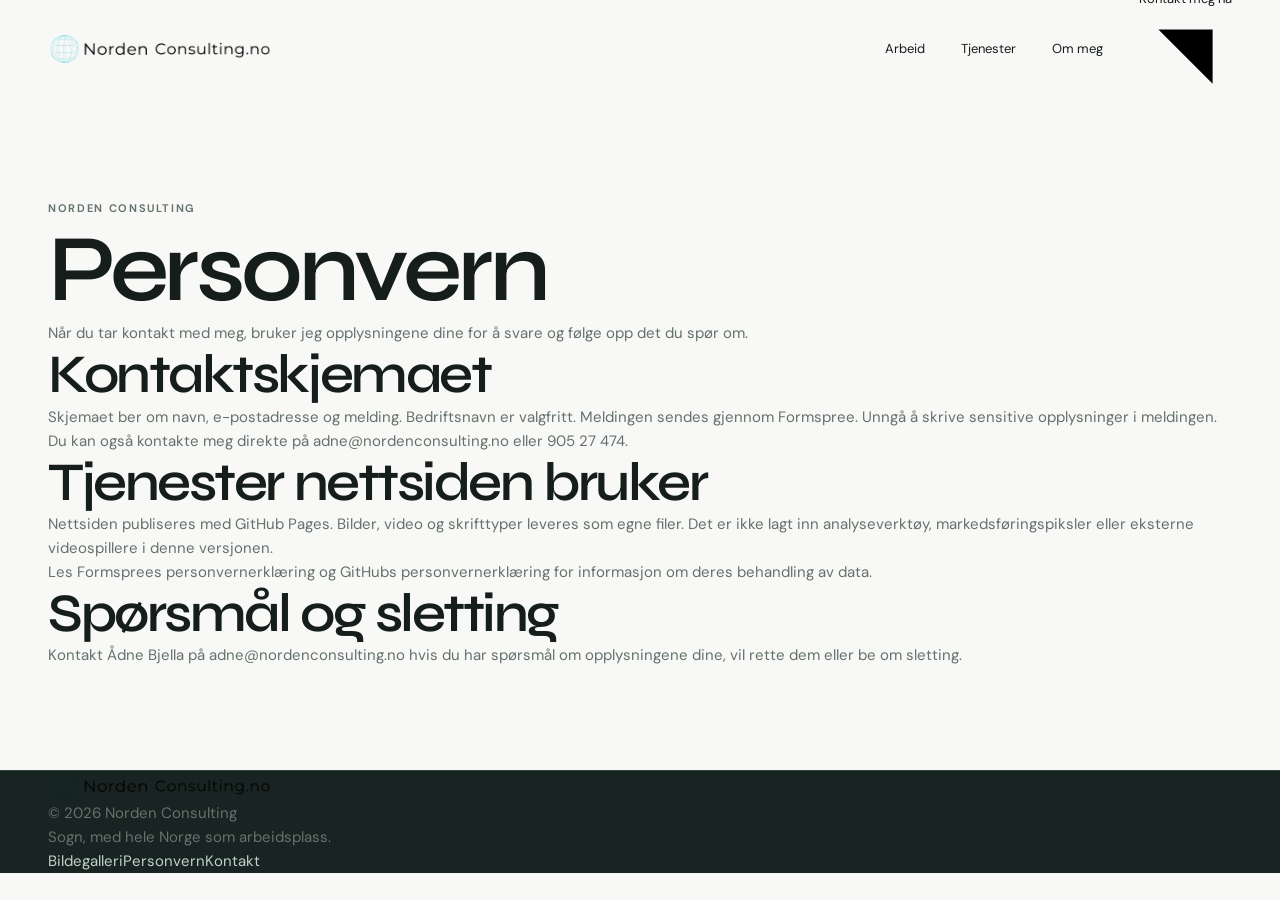
<file: personvern/index.html>
<!doctype html>
<html lang="nb">
  <head>
    <meta charset="utf-8" />
    <meta name="viewport" content="width=device-width,initial-scale=1" />
    <title>Personvern | Norden Consulting</title>
    <meta
      name="description"
      content="Slik bruker Norden Consulting opplysninger du sender via kontaktskjemaet."
    />
    <meta name="theme-color" content="#111717" />
    <link rel="canonical" href="https://nordenconsulting.no/personvern/" />
    <meta property="og:type" content="website" />
    <meta property="og:locale" content="nb_NO" />
    <meta property="og:site_name" content="Norden Consulting" />
    <meta property="og:title" content="Personvern | Norden Consulting" />
    <meta
      property="og:description"
      content="Slik bruker Norden Consulting opplysninger du sender via kontaktskjemaet."
    />
    <meta property="og:url" content="https://nordenconsulting.no/personvern/" />
    <meta
      property="og:image"
      content="https://nordenconsulting.no/assets/img/og-image.jpg"
    />
    <meta property="og:image:width" content="1200" />
    <meta property="og:image:height" content="630" />
    <meta
      property="og:image:alt"
      content="Norden Consulting, foto og digital markedsføring"
    />
    <meta name="twitter:card" content="summary_large_image" />
    <meta name="twitter:title" content="Personvern | Norden Consulting" />
    <meta
      name="twitter:description"
      content="Slik bruker Norden Consulting opplysninger du sender via kontaktskjemaet."
    />
    <meta
      name="twitter:image"
      content="https://nordenconsulting.no/assets/img/og-image.jpg"
    />
    <link
      rel="icon"
      href="/assets/img/favicon.png"
      type="image/png"
      sizes="180x180"
    />
    <link rel="apple-touch-icon" href="/assets/img/apple-touch-icon.png" />
    <link
      rel="preload"
      href="/assets/fonts/syne.woff2"
      as="font"
      type="font/woff2"
      crossorigin
    />
    <link rel="stylesheet" href="/css/site.css" />
    <script src="/js/site.js" defer></script>
  </head>
  <body>
    <a class="skip" href="#main">Hopp til innhold</a>
    <header class="site-header">
      <div class="wrap header-inner">
        <a href="/" class="brand" aria-label="Norden Consulting, forsiden"
          ><img
            src="/assets/img/norden-logo.webp"
            alt="Norden Consulting.no"
            width="960"
            height="132"
        /></a>
        <nav class="nav" aria-label="Hovedmeny">
          <a href="/#arbeid">Arbeid</a><a href="/#tjenester">Tjenester</a
          ><a href="/#om-meg">Om meg</a
          ><a class="button header-cta" href="/#kontakt" data-contact
            >Kontakt meg nå<svg viewBox="0 0 24 24" aria-hidden="true">
              <path d="M5 19 19 5M5 5h14v14" /></svg
          ></a>
        </nav>
      </div>
    </header>
    <main id="main" class="wrap section legal">
      <p class="eyebrow">Norden Consulting</p>
      <h1>Personvern</h1>
      <p>
        Når du tar kontakt med meg, bruker jeg opplysningene dine for å svare og
        følge opp det du spør om.
      </p>
      <h2>Kontaktskjemaet</h2>
      <p>
        Skjemaet ber om navn, e-postadresse og melding. Bedriftsnavn er
        valgfritt. Meldingen sendes gjennom Formspree. Unngå å skrive sensitive
        opplysninger i meldingen.
      </p>
      <p>
        Du kan også kontakte meg direkte på
        <a href="mailto:adne@nordenconsulting.no">adne@nordenconsulting.no</a>
        eller <a href="tel:+4790527474">905 27 474</a>.
      </p>
      <h2>Tjenester nettsiden bruker</h2>
      <p>
        Nettsiden publiseres med GitHub Pages. Bilder, video og skrifttyper
        leveres som egne filer. Det er ikke lagt inn analyseverktøy,
        markedsføringspiksler eller eksterne videospillere i denne versjonen.
      </p>
      <p>
        <a href="https://formspree.io/legal/privacy-policy/"
          >Les Formsprees personvernerklæring</a
        >
        og
        <a
          href="https://docs.github.com/en/site-policy/privacy-policies/github-general-privacy-statement"
          >GitHubs personvernerklæring</a
        >
        for informasjon om deres behandling av data.
      </p>
      <h2>Spørsmål og sletting</h2>
      <p>
        Kontakt Ådne Bjella på
        <a href="mailto:adne@nordenconsulting.no">adne@nordenconsulting.no</a>
        hvis du har spørsmål om opplysningene dine, vil rette dem eller be om
        sletting.
      </p>
    </main>
    <footer class="site-footer">
      <div class="wrap footer-inner">
        <div class="footer-brand">
          <a href="/" class="brand" aria-label="Norden Consulting, forsiden"
            ><img
              src="/assets/img/norden-logo.webp"
              alt="Norden Consulting.no"
              width="960"
              height="132"
          /></a>
          <p>
            © 2026 Norden Consulting<br />Sogn, med hele Norge som
            arbeidsplass.
          </p>
        </div>
        <div class="footer-links">
          <a href="/arbeid/foto/">Bildegalleri</a
          ><a href="/personvern/">Personvern</a><a href="/#kontakt">Kontakt</a>
        </div>
      </div>
    </footer>
    <dialog
      class="modal photo-modal"
      id="photo-dialog"
      aria-labelledby="photo-caption"
    >
      <button
        class="modal-close"
        type="button"
        data-close
        aria-label="Lukk bildet"
      >
        ×</button
      ><img id="photo-full" alt="" width="1200" height="800" />
      <p id="photo-caption"></p>
    </dialog>
    <dialog
      class="modal video-modal"
      id="video-dialog"
      aria-labelledby="video-title"
    >
      <button
        class="modal-close"
        type="button"
        data-close
        aria-label="Lukk filmen"
      >
        ×</button
      ><video
        id="full-video"
        controls
        playsinline
        preload="none"
        width="1080"
        height="1920"
        aria-describedby="video-description"
      ></video>
      <h2 id="video-title"></h2>
      <p id="video-description"></p>
      <p id="video-error" hidden>
        Filmen kunne ikke lastes.
        <a id="video-fallback" href="/">Åpne filmsiden</a>.
      </p>
    </dialog>
  </body>
</html>
</file>
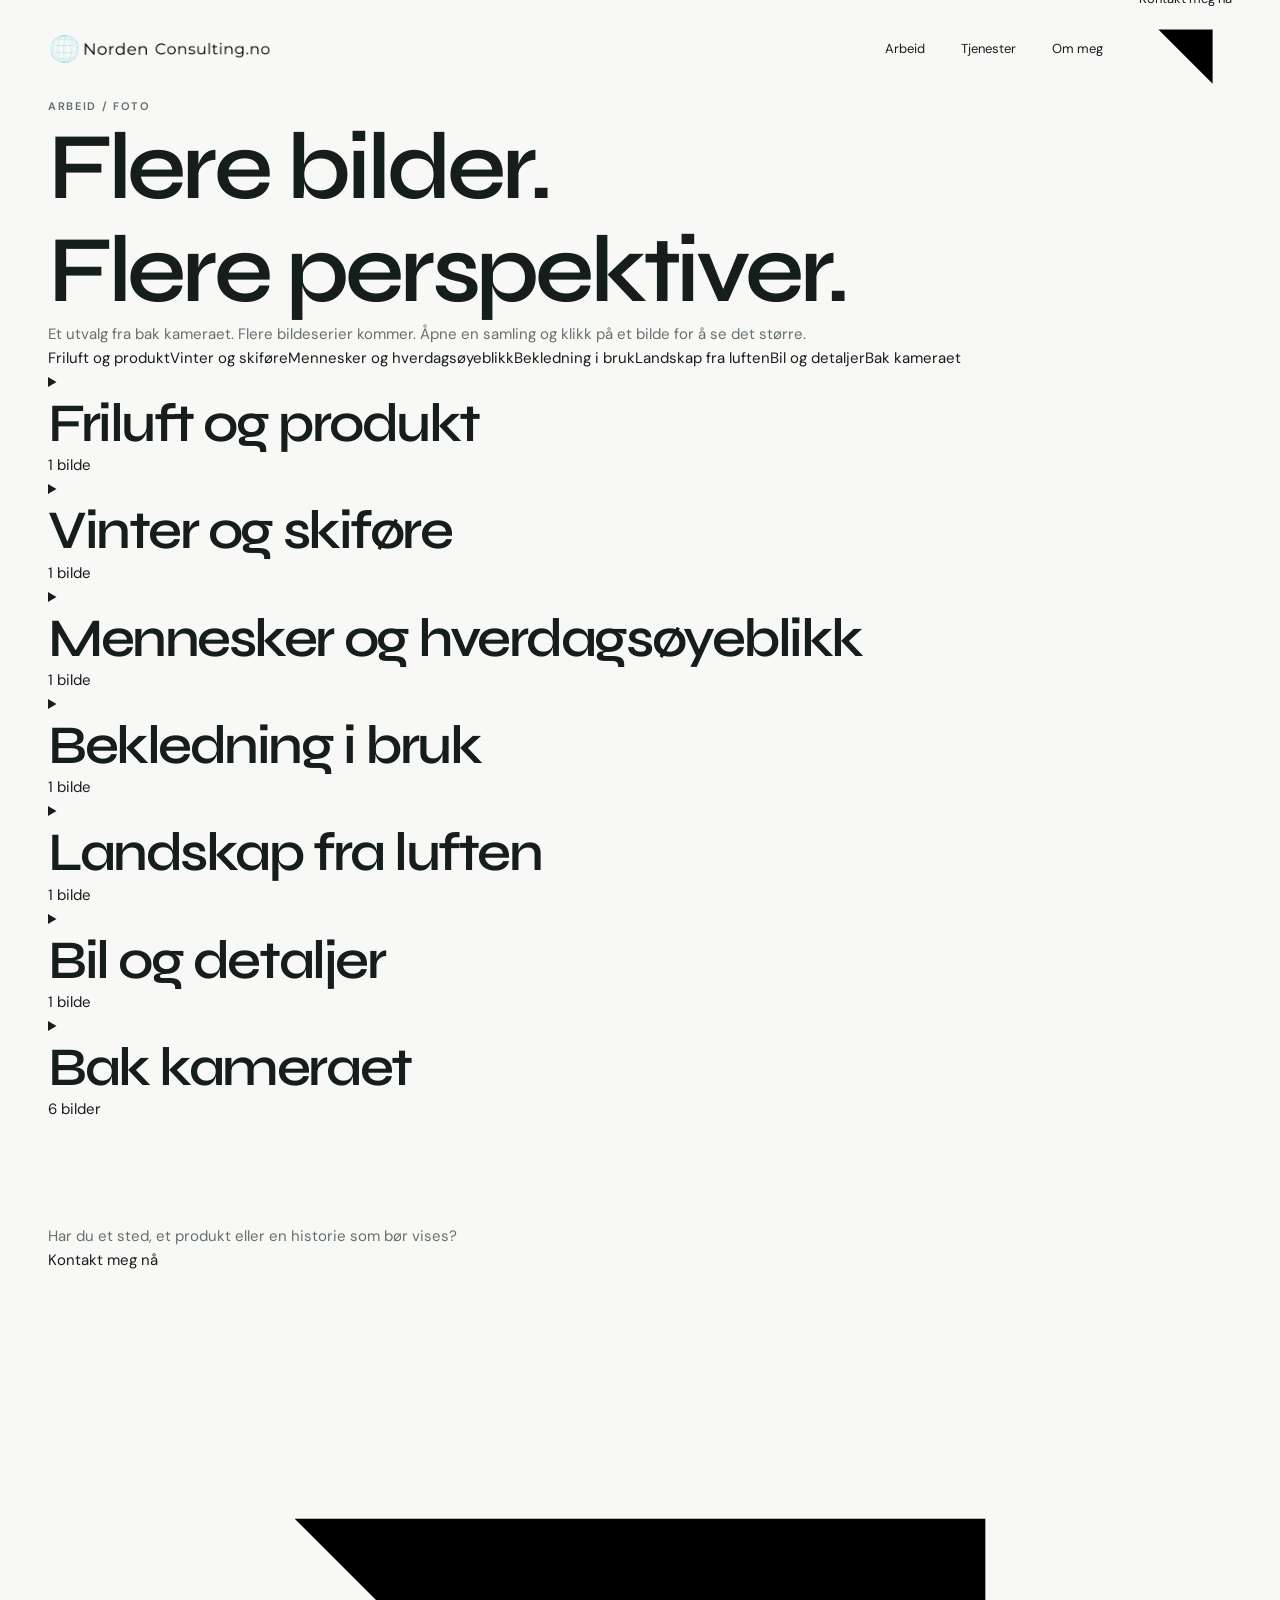
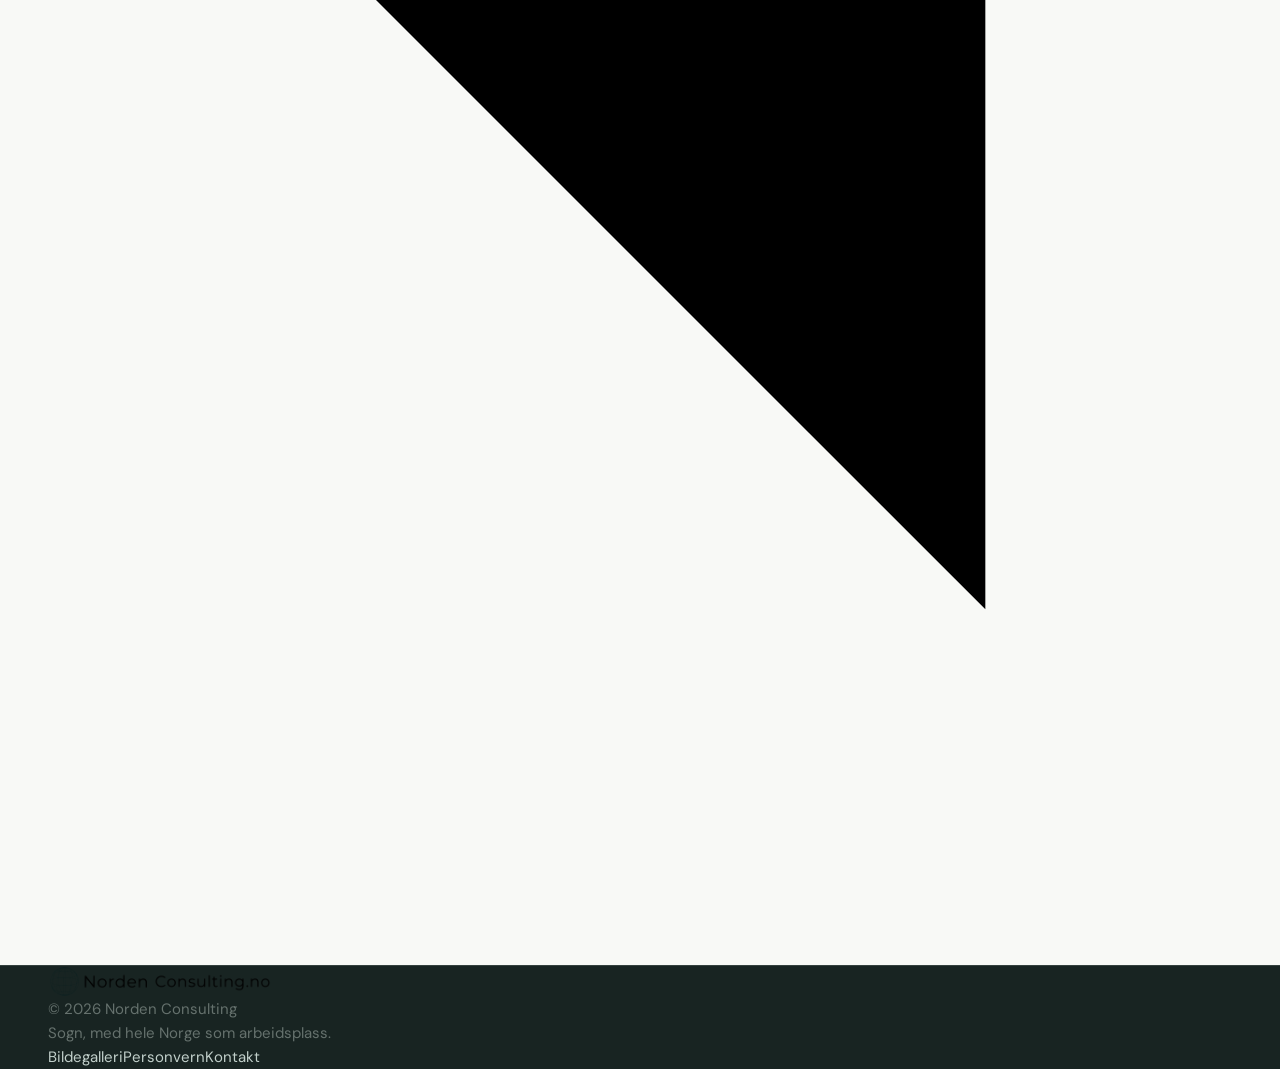
<file: arbeid/foto/index.html>
<!doctype html>
<html lang="nb">
  <head>
    <meta charset="utf-8" />
    <meta name="viewport" content="width=device-width,initial-scale=1" />
    <title>Bildegalleri | Foto og dronefoto | Norden Consulting</title>
    <meta
      name="description"
      content="Foto av produkter, friluftsliv, bekledning, biler og landskap. Fotografering og dronefoto av Ådne Bjella."
    />
    <meta name="theme-color" content="#111717" />
    <link rel="canonical" href="https://nordenconsulting.no/arbeid/foto/" />
    <meta property="og:type" content="website" />
    <meta property="og:locale" content="nb_NO" />
    <meta property="og:site_name" content="Norden Consulting" />
    <meta
      property="og:title"
      content="Bildegalleri | Foto og dronefoto | Norden Consulting"
    />
    <meta
      property="og:description"
      content="Foto av produkter, friluftsliv, bekledning, biler og landskap. Fotografering og dronefoto av Ådne Bjella."
    />
    <meta
      property="og:url"
      content="https://nordenconsulting.no/arbeid/foto/"
    />
    <meta
      property="og:image"
      content="https://nordenconsulting.no/assets/img/og-image.jpg"
    />
    <meta property="og:image:width" content="1200" />
    <meta property="og:image:height" content="630" />
    <meta
      property="og:image:alt"
      content="Norden Consulting, foto og digital markedsføring"
    />
    <meta name="twitter:card" content="summary_large_image" />
    <meta
      name="twitter:title"
      content="Bildegalleri | Foto og dronefoto | Norden Consulting"
    />
    <meta
      name="twitter:description"
      content="Foto av produkter, friluftsliv, bekledning, biler og landskap. Fotografering og dronefoto av Ådne Bjella."
    />
    <meta
      name="twitter:image"
      content="https://nordenconsulting.no/assets/img/og-image.jpg"
    />
    <link
      rel="icon"
      href="/assets/img/favicon.png"
      type="image/png"
      sizes="180x180"
    />
    <link rel="apple-touch-icon" href="/assets/img/apple-touch-icon.png" />
    <link
      rel="preload"
      href="/assets/fonts/syne.woff2"
      as="font"
      type="font/woff2"
      crossorigin
    />
    <link rel="stylesheet" href="/css/site.css" />
    <script src="/js/site.js" defer></script>
  </head>
  <body>
    <a class="skip" href="#main">Hopp til innhold</a>
    <header class="site-header">
      <div class="wrap header-inner">
        <a href="/" class="brand" aria-label="Norden Consulting, forsiden"
          ><img
            src="/assets/img/norden-logo.webp"
            alt="Norden Consulting.no"
            width="960"
            height="132"
        /></a>
        <nav class="nav" aria-label="Hovedmeny">
          <a href="/#arbeid">Arbeid</a><a href="/#tjenester">Tjenester</a
          ><a href="/#om-meg">Om meg</a
          ><a class="button header-cta" href="/#kontakt" data-contact
            >Kontakt meg nå<svg viewBox="0 0 24 24" aria-hidden="true">
              <path d="M5 19 19 5M5 5h14v14" /></svg
          ></a>
        </nav>
      </div>
    </header>
    <main id="main" class="wrap">
      <div class="archive-head">
        <p class="eyebrow">Arbeid / Foto</p>
        <h1>Flere bilder.<br />Flere perspektiver.</h1>
        <p>
          Et utvalg fra bak kameraet. Flere bildeserier kommer. Åpne en samling og klikk på et
          bilde for å se det større.
        </p>
        <nav class="archive-nav" aria-label="Bildesamlinger">
          <a href="#friluft">Friluft og produkt</a
          ><a href="#vinter">Vinter og skiføre</a
          ><a href="#livsstil">Mennesker og hverdagsøyeblikk</a
          ><a href="#team-hla">Bekledning i bruk</a
          ><a href="#drone">Landskap fra luften</a
          ><a href="#bil">Bil og detaljer</a
          ><a href="#bak-kamera">Bak kameraet</a>
        </nav>
      </div>
      <details class="collection" id="friluft">
        <summary>
          <h2>Friluft og produkt</h2>
          <span>1 bilde</span>
        </summary>
        <div class="gallery"><figure><a href="/assets/img/foto-cover-800.webp" data-photo aria-label="Se bilde: Modell i friluftsklær på fjellet"><img src="/assets/img/foto-cover-480.webp" srcset="/assets/img/foto-cover-480.webp 480w, /assets/img/foto-cover-800.webp 800w" sizes="(max-width:700px) 90vw,28vw" width="800" height="1200" alt="Modell i friluftsklær på fjellet" loading="lazy" decoding="async"></a><figcaption>Utvalgt arbeid</figcaption></figure></div></details>
      <details class="collection" id="vinter">
        <summary>
          <h2>Vinter og skiføre</h2>
          <span>1 bilde</span>
        </summary>
        <div class="gallery"><figure><a href="/assets/img/adne-friluft-800.webp" data-photo aria-label="Se bilde: Ådne på tur i fjellet"><img src="/assets/img/adne-friluft-480.webp" srcset="/assets/img/adne-friluft-480.webp 480w, /assets/img/adne-friluft-800.webp 800w" sizes="(max-width:700px) 90vw,28vw" width="800" height="1000" alt="Ådne på tur i fjellet" loading="lazy" decoding="async"></a><figcaption>Utvalgt arbeid</figcaption></figure></div></details>
      <details class="collection" id="livsstil">
        <summary>
          <h2>Mennesker og hverdagsøyeblikk</h2>
          <span>1 bilde</span>
        </summary>
        <div class="gallery"><figure>
            <a
              href="/assets/img/livsstil-dsc04286-dc16d.webp"
              data-photo
              aria-label="Se bilde 6: Sommerklær fotografert på en modell utenfor et hus."
              ><img
                src="/assets/img/livsstil-dsc04286-dc16d-480.webp"
                srcset="
                  /assets/img/livsstil-dsc04286-dc16d-480.webp 480w,
                  /assets/img/livsstil-dsc04286-dc16d.webp     800w
                "
                sizes="(max-width:700px) 44vw,28vw"
                width="800"
                height="1200"
                alt="Sommerklær fotografert på en modell utenfor et hus."
                loading="lazy"
                decoding="async"
            /></a>
            <figcaption>Sommerklær / 06</figcaption>
          </figure></div></details>
      <details class="collection" id="team-hla">
        <summary>
          <h2>Bekledning i bruk</h2>
          <span>1 bilde</span>
        </summary>
        <div class="gallery"><figure><a href="/assets/img/norden-gensere-800.webp" data-photo aria-label="Se bilde: Bekledning og profileringsplagg"><img src="/assets/img/norden-gensere-480.webp" srcset="/assets/img/norden-gensere-480.webp 480w, /assets/img/norden-gensere-800.webp 800w" sizes="(max-width:700px) 90vw,28vw" width="800" height="1000" alt="Bekledning og profileringsplagg" loading="lazy" decoding="async"></a><figcaption>Utvalgt arbeid</figcaption></figure></div></details>
      <details class="collection" id="drone">
        <summary>
          <h2>Landskap fra luften</h2>
          <span>1 bilde</span>
        </summary>
        <div class="gallery"><figure><a href="/assets/img/drone-cover-800.webp" data-photo aria-label="Se bilde: Dronefoto av dalføre mellom fjell"><img src="/assets/img/drone-cover-480.webp" srcset="/assets/img/drone-cover-480.webp 480w, /assets/img/drone-cover-800.webp 800w" sizes="(max-width:700px) 90vw,28vw" width="800" height="600" alt="Dronefoto av dalføre mellom fjell" loading="lazy" decoding="async"></a><figcaption>Utvalgt arbeid</figcaption></figure></div></details>
      <details class="collection" id="bil">
        <summary>
          <h2>Bil og detaljer</h2>
          <span>1 bilde</span>
        </summary>
        <div class="gallery"><figure><a href="/assets/img/bil-cover-800.webp" data-photo aria-label="Se bilde: Bil fotografert i naturlig miljø"><img src="/assets/img/bil-cover-480.webp" srcset="/assets/img/bil-cover-480.webp 480w, /assets/img/bil-cover-800.webp 800w" sizes="(max-width:700px) 90vw,28vw" width="800" height="600" alt="Bil fotografert i naturlig miljø" loading="lazy" decoding="async"></a><figcaption>Utvalgt arbeid</figcaption></figure></div></details>
      <details class="collection" id="bak-kamera">
        <summary>
          <h2>Bak kameraet</h2>
          <span>6 bilder</span>
        </summary>
        <div class="gallery"><figure>
            <a href="/assets/img/adne-bjella-800.webp" data-photo
              ><img
                src="/assets/img/adne-bjella-800.webp"
                srcset="
                  /assets/img/adne-bjella-480.webp 480w,
                  /assets/img/adne-bjella-800.webp 800w
                "
                sizes="(max-width:700px) 44vw,28vw"
                alt="Ådne Bjella"
                width="800"
                height="1000"
                loading="lazy"
                decoding="async"
            /></a>
            <figcaption>Ådne Bjella</figcaption>
          </figure>
<figure>
            <a href="/assets/img/norden-gensere-800.webp" data-photo
              ><img
                src="/assets/img/norden-gensere-800.webp"
                srcset="
                  /assets/img/norden-gensere-480.webp 480w,
                  /assets/img/norden-gensere-800.webp 800w
                "
                sizes="(max-width:700px) 44vw,28vw"
                alt="Ådne og Maria i Norden Consulting-gensere"
                width="800"
                height="533"
                loading="lazy"
                decoding="async"
            /></a>
            <figcaption>Ådne og Maria i Norden Consulting-gensere</figcaption>
          </figure>
<figure>
            <a href="/assets/img/adne-portrett-800.webp" data-photo
              ><img
                src="/assets/img/adne-portrett-800.webp"
                srcset="
                  /assets/img/adne-portrett-480.webp 480w,
                  /assets/img/adne-portrett-800.webp 800w
                "
                sizes="(max-width:700px) 44vw,28vw"
                alt="Portrett av Ådne Bjella"
                width="600"
                height="800"
                loading="lazy"
                decoding="async"
            /></a>
            <figcaption>Portrett av Ådne Bjella</figcaption>
          </figure>
<figure>
            <a href="/assets/img/adne-friluft-800.webp" data-photo
              ><img
                src="/assets/img/adne-friluft-800.webp"
                srcset="
                  /assets/img/adne-friluft-480.webp 480w,
                  /assets/img/adne-friluft-800.webp 800w
                "
                sizes="(max-width:700px) 44vw,28vw"
                alt="Ådne i Norrøna-jakke"
                width="600"
                height="800"
                loading="lazy"
                decoding="async"
            /></a>
            <figcaption>Ådne i Norrøna-jakke</figcaption>
          </figure>
<figure>
            <a href="/assets/img/kamerautstyr-800.webp" data-photo
              ><img
                src="/assets/img/kamerautstyr-800.webp"
                srcset="
                  /assets/img/kamerautstyr-480.webp 480w,
                  /assets/img/kamerautstyr-800.webp 800w
                "
                sizes="(max-width:700px) 44vw,28vw"
                alt="Kamerautstyr ute på opptak"
                width="600"
                height="800"
                loading="lazy"
                decoding="async"
            /></a>
            <figcaption>Kamerautstyr ute på opptak</figcaption>
          </figure>
<figure>
            <a href="/assets/img/bak-kamera-800.webp" data-photo
              ><img
                src="/assets/img/bak-kamera-800.webp"
                srcset="
                  /assets/img/bak-kamera-480.webp 480w,
                  /assets/img/bak-kamera-800.webp 800w
                "
                sizes="(max-width:700px) 44vw,28vw"
                alt="Ådne fotograferer"
                width="600"
                height="800"
                loading="lazy"
                decoding="async"
            /></a>
            <figcaption>Ådne fotograferer</figcaption>
          </figure></div></details>
      <div class="work-bottom section">
        <p>Har du et sted, et produkt eller en historie som bør vises?</p>
        <a class="button" href="/#kontakt" data-contact
          >Kontakt meg nå<svg viewBox="0 0 24 24" aria-hidden="true">
            <path d="M5 19 19 5M5 5h14v14" /></svg
        ></a>
      </div>
    </main>
    <footer class="site-footer">
      <div class="wrap footer-inner">
        <div class="footer-brand">
          <a href="/" class="brand" aria-label="Norden Consulting, forsiden"
            ><img
              src="/assets/img/norden-logo.webp"
              alt="Norden Consulting.no"
              width="960"
              height="132"
          /></a>
          <p>
            © 2026 Norden Consulting<br />Sogn, med hele Norge som
            arbeidsplass.
          </p>
        </div>
        <div class="footer-links">
          <a href="/arbeid/foto/">Bildegalleri</a
          ><a href="/personvern/">Personvern</a><a href="/#kontakt">Kontakt</a>
        </div>
      </div>
    </footer>
    <dialog
      class="modal photo-modal"
      id="photo-dialog"
      aria-labelledby="photo-caption"
    >
      <button
        class="modal-close"
        type="button"
        data-close
        aria-label="Lukk bildet"
      >
        ×</button
      ><img id="photo-full" alt="" width="1200" height="800" />
      <p id="photo-caption"></p>
    </dialog>
    <dialog
      class="modal video-modal"
      id="video-dialog"
      aria-labelledby="video-title"
    >
      <button
        class="modal-close"
        type="button"
        data-close
        aria-label="Lukk filmen"
      >
        ×</button
      ><video
        id="full-video"
        controls
        playsinline
        preload="none"
        width="1080"
        height="1920"
        aria-describedby="video-description"
      ></video>
      <h2 id="video-title"></h2>
      <p id="video-description"></p>
      <p id="video-error" hidden>
        Filmen kunne ikke lastes.
        <a id="video-fallback" href="/">Åpne filmsiden</a>.
      </p>
    </dialog>
  </body>
</html>
</file>
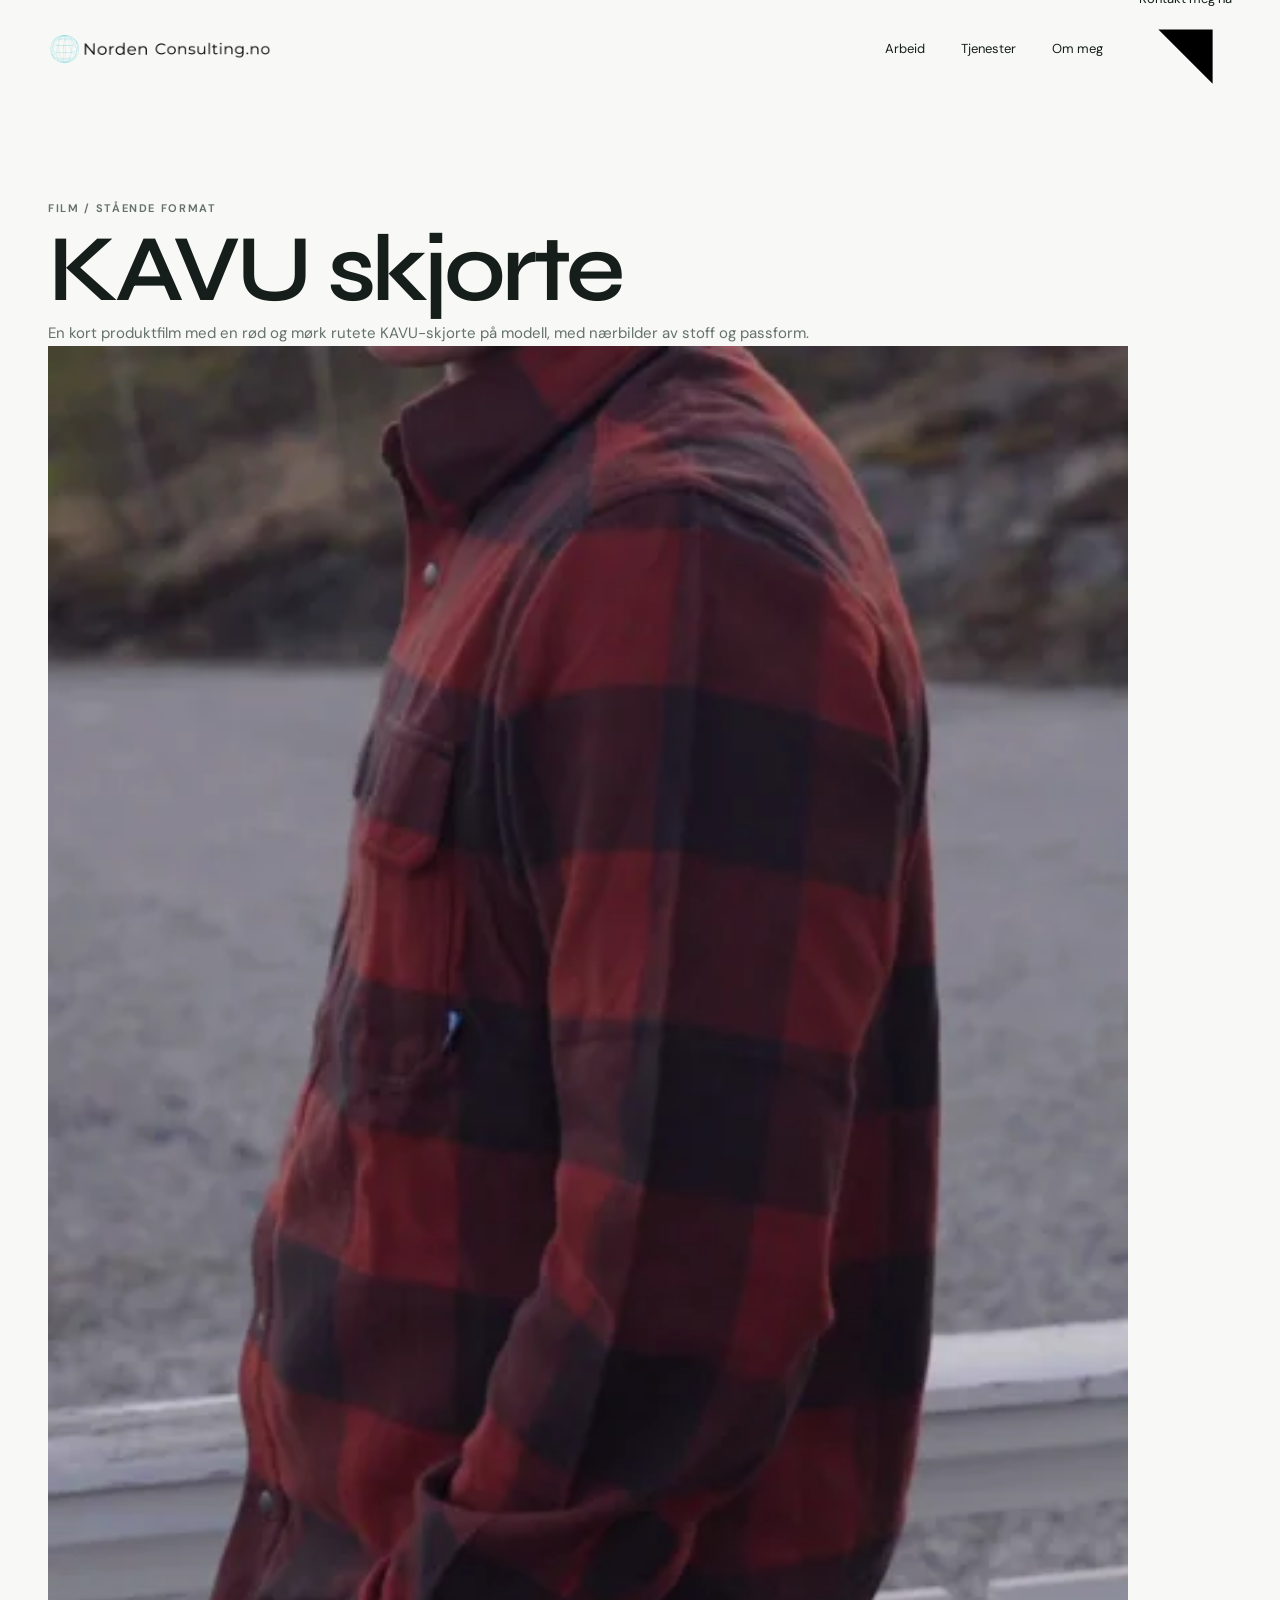
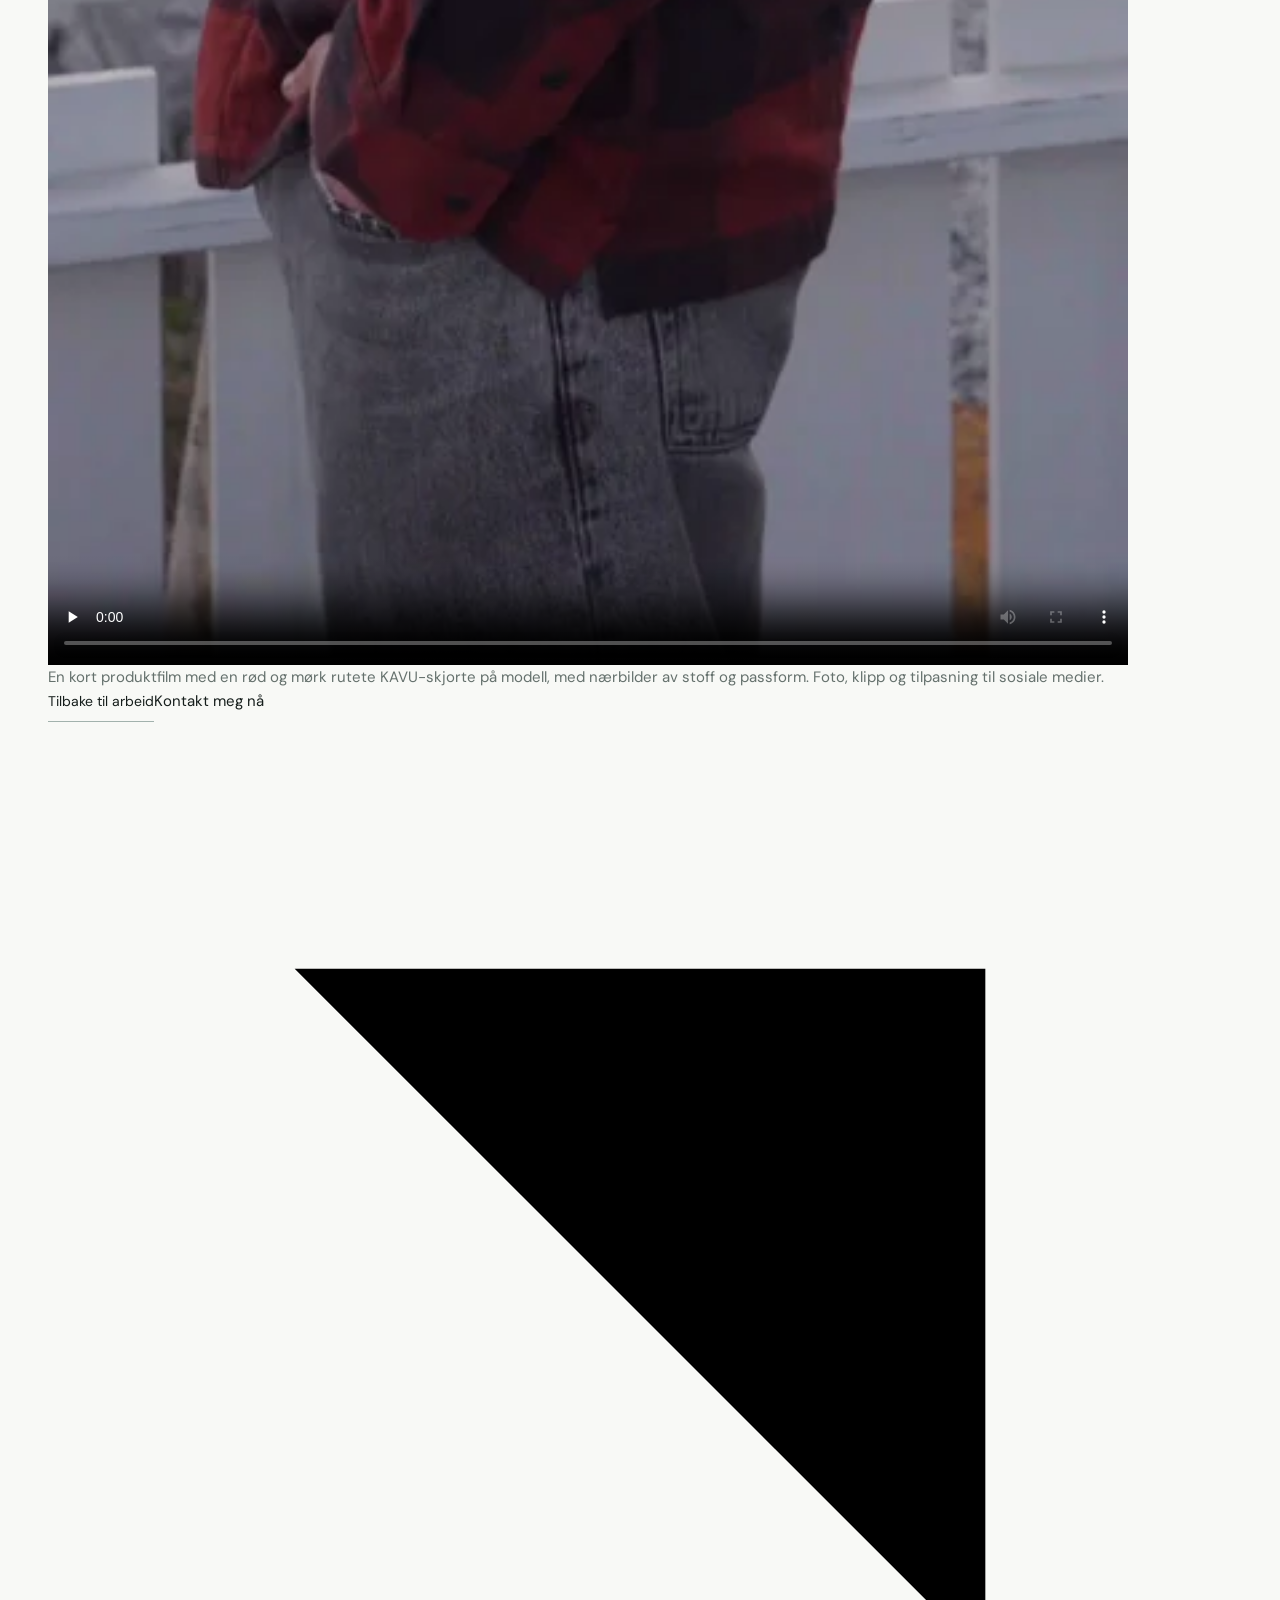
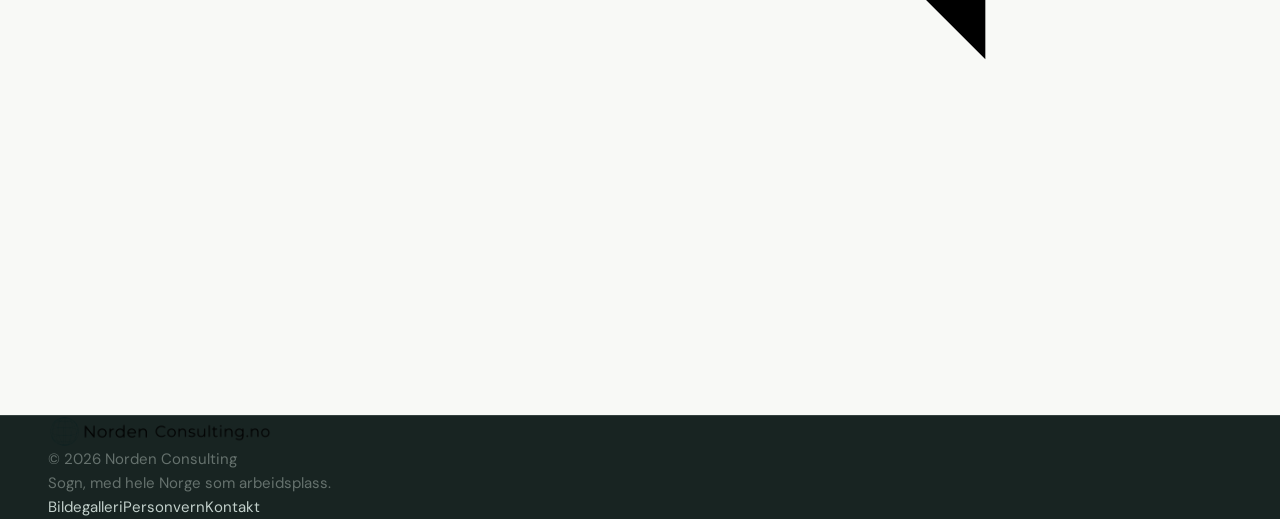
<file: arbeid/kavu-skjorte/index.html>
<!doctype html>
<html lang="nb">
  <head>
    <meta charset="utf-8" />
    <meta name="viewport" content="width=device-width,initial-scale=1" />
    <title>KAVU skjorte | Produktfilm | Norden Consulting</title>
    <meta
      name="description"
      content="En kort produktfilm med en rød og mørk rutete KAVU-skjorte på modell, med nærbilder av stoff og passform."
    />
    <meta name="theme-color" content="#111717" />
    <link
      rel="canonical"
      href="https://nordenconsulting.no/arbeid/kavu-skjorte/"
    />
    <meta property="og:type" content="website" />
    <meta property="og:locale" content="nb_NO" />
    <meta property="og:site_name" content="Norden Consulting" />
    <meta
      property="og:title"
      content="KAVU skjorte | Produktfilm | Norden Consulting"
    />
    <meta
      property="og:description"
      content="En kort produktfilm med en rød og mørk rutete KAVU-skjorte på modell, med nærbilder av stoff og passform."
    />
    <meta
      property="og:url"
      content="https://nordenconsulting.no/arbeid/kavu-skjorte/"
    />
    <meta
      property="og:image"
      content="https://nordenconsulting.no/assets/img/og-image.jpg"
    />
    <meta property="og:image:width" content="1200" />
    <meta property="og:image:height" content="630" />
    <meta
      property="og:image:alt"
      content="Norden Consulting, foto og digital markedsføring"
    />
    <meta name="twitter:card" content="summary_large_image" />
    <meta
      name="twitter:title"
      content="KAVU skjorte | Produktfilm | Norden Consulting"
    />
    <meta
      name="twitter:description"
      content="En kort produktfilm med en rød og mørk rutete KAVU-skjorte på modell, med nærbilder av stoff og passform."
    />
    <meta
      name="twitter:image"
      content="https://nordenconsulting.no/assets/img/og-image.jpg"
    />
    <link
      rel="icon"
      href="/assets/img/favicon.png"
      type="image/png"
      sizes="180x180"
    />
    <link rel="apple-touch-icon" href="/assets/img/apple-touch-icon.png" />
    <link
      rel="preload"
      href="/assets/fonts/syne.woff2"
      as="font"
      type="font/woff2"
      crossorigin
    />
    <link rel="stylesheet" href="/css/site.css" />
    <script src="/js/site.js" defer></script>
    <script type="application/ld+json">
      {
        "@context": "https://schema.org",
        "@type": "VideoObject",
        "name": "KAVU skjorte",
        "description": "En kort produktfilm med en rød og mørk rutete KAVU-skjorte på modell, med nærbilder av stoff og passform.",
        "thumbnailUrl": "https://nordenconsulting.no/assets/video/kavu-skjorte/poster.webp",
        "contentUrl": "https://nordenconsulting.no/assets/video/kavu-skjorte/full.mp4",
        "embedUrl": "https://nordenconsulting.no/arbeid/kavu-skjorte/",
        "duration": "PT8.40S",
        "inLanguage": "nb",
        "creator": { "@type": "Person", "name": "Ådne Bjella" }
      }
    </script>
  </head>
  <body>
    <a class="skip" href="#main">Hopp til innhold</a>
    <header class="site-header">
      <div class="wrap header-inner">
        <a href="/" class="brand" aria-label="Norden Consulting, forsiden"
          ><img
            src="/assets/img/norden-logo.webp"
            alt="Norden Consulting.no"
            width="960"
            height="132"
        /></a>
        <nav class="nav" aria-label="Hovedmeny">
          <a href="/#arbeid">Arbeid</a><a href="/#tjenester">Tjenester</a
          ><a href="/#om-meg">Om meg</a
          ><a class="button header-cta" href="/#kontakt" data-contact
            >Kontakt meg nå<svg viewBox="0 0 24 24" aria-hidden="true">
              <path d="M5 19 19 5M5 5h14v14" /></svg
          ></a>
        </nav>
      </div>
    </header>
    <main id="main" class="watch wrap section">
      <p class="eyebrow">Film / Stående format</p>
      <h1>KAVU skjorte</h1>
      <p>
        En kort produktfilm med en rød og mørk rutete KAVU-skjorte på modell,
        med nærbilder av stoff og passform.
      </p>
      <video
        controls
        playsinline
        preload="none"
        poster="/assets/video/kavu-skjorte/poster.webp"
        width="1080"
        height="1920"
        aria-describedby="film-description"
      >
        <source src="/assets/video/kavu-skjorte/full.webm" type="video/webm" />
        <source src="/assets/video/kavu-skjorte/full.mp4" type="video/mp4" />
        Nettleseren kan ikke spille filmen.
        <a href="/assets/video/kavu-skjorte/full.mp4">Åpne MP4-filen</a>.
      </video>
      <p id="film-description">
        En kort produktfilm med en rød og mørk rutete KAVU-skjorte på modell,
        med nærbilder av stoff og passform. Foto, klipp og tilpasning til
        sosiale medier.
      </p>
      <div class="work-bottom">
        <a class="text-link" href="/#arbeid">Tilbake til arbeid</a
        ><a class="button" href="/#kontakt" data-contact
          >Kontakt meg nå<svg viewBox="0 0 24 24" aria-hidden="true">
            <path d="M5 19 19 5M5 5h14v14" /></svg
        ></a>
      </div>
    </main>
    <footer class="site-footer">
      <div class="wrap footer-inner">
        <div class="footer-brand">
          <a href="/" class="brand" aria-label="Norden Consulting, forsiden"
            ><img
              src="/assets/img/norden-logo.webp"
              alt="Norden Consulting.no"
              width="960"
              height="132"
          /></a>
          <p>
            © 2026 Norden Consulting<br />Sogn, med hele Norge som
            arbeidsplass.
          </p>
        </div>
        <div class="footer-links">
          <a href="/arbeid/foto/">Bildegalleri</a
          ><a href="/personvern/">Personvern</a><a href="/#kontakt">Kontakt</a>
        </div>
      </div>
    </footer>
    <dialog
      class="modal photo-modal"
      id="photo-dialog"
      aria-labelledby="photo-caption"
    >
      <button
        class="modal-close"
        type="button"
        data-close
        aria-label="Lukk bildet"
      >
        ×</button
      ><img id="photo-full" alt="" width="1200" height="800" />
      <p id="photo-caption"></p>
    </dialog>
    <dialog
      class="modal video-modal"
      id="video-dialog"
      aria-labelledby="video-title"
    >
      <button
        class="modal-close"
        type="button"
        data-close
        aria-label="Lukk filmen"
      >
        ×</button
      ><video
        id="full-video"
        controls
        playsinline
        preload="none"
        width="1080"
        height="1920"
        aria-describedby="video-description"
      ></video>
      <h2 id="video-title"></h2>
      <p id="video-description"></p>
      <p id="video-error" hidden>
        Filmen kunne ikke lastes.
        <a id="video-fallback" href="/">Åpne filmsiden</a>.
      </p>
    </dialog>
  </body>
</html>
</file>
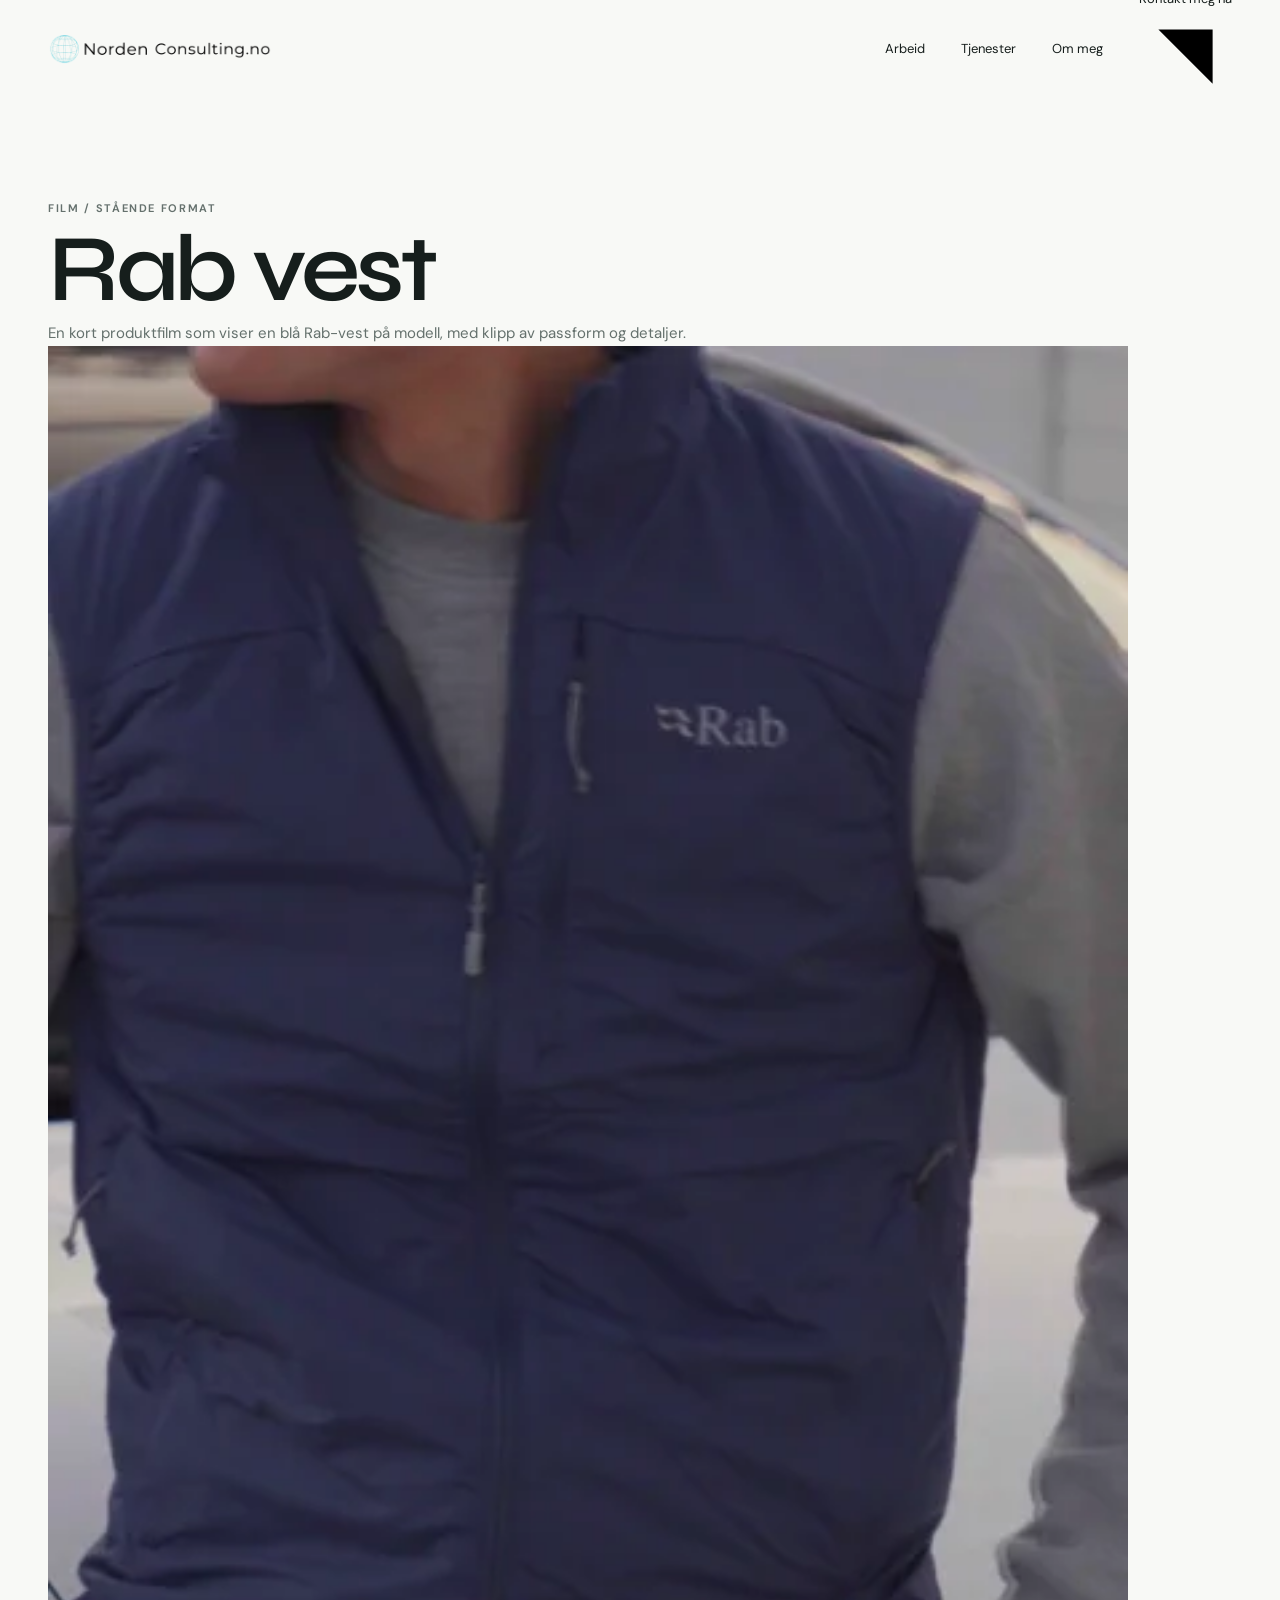
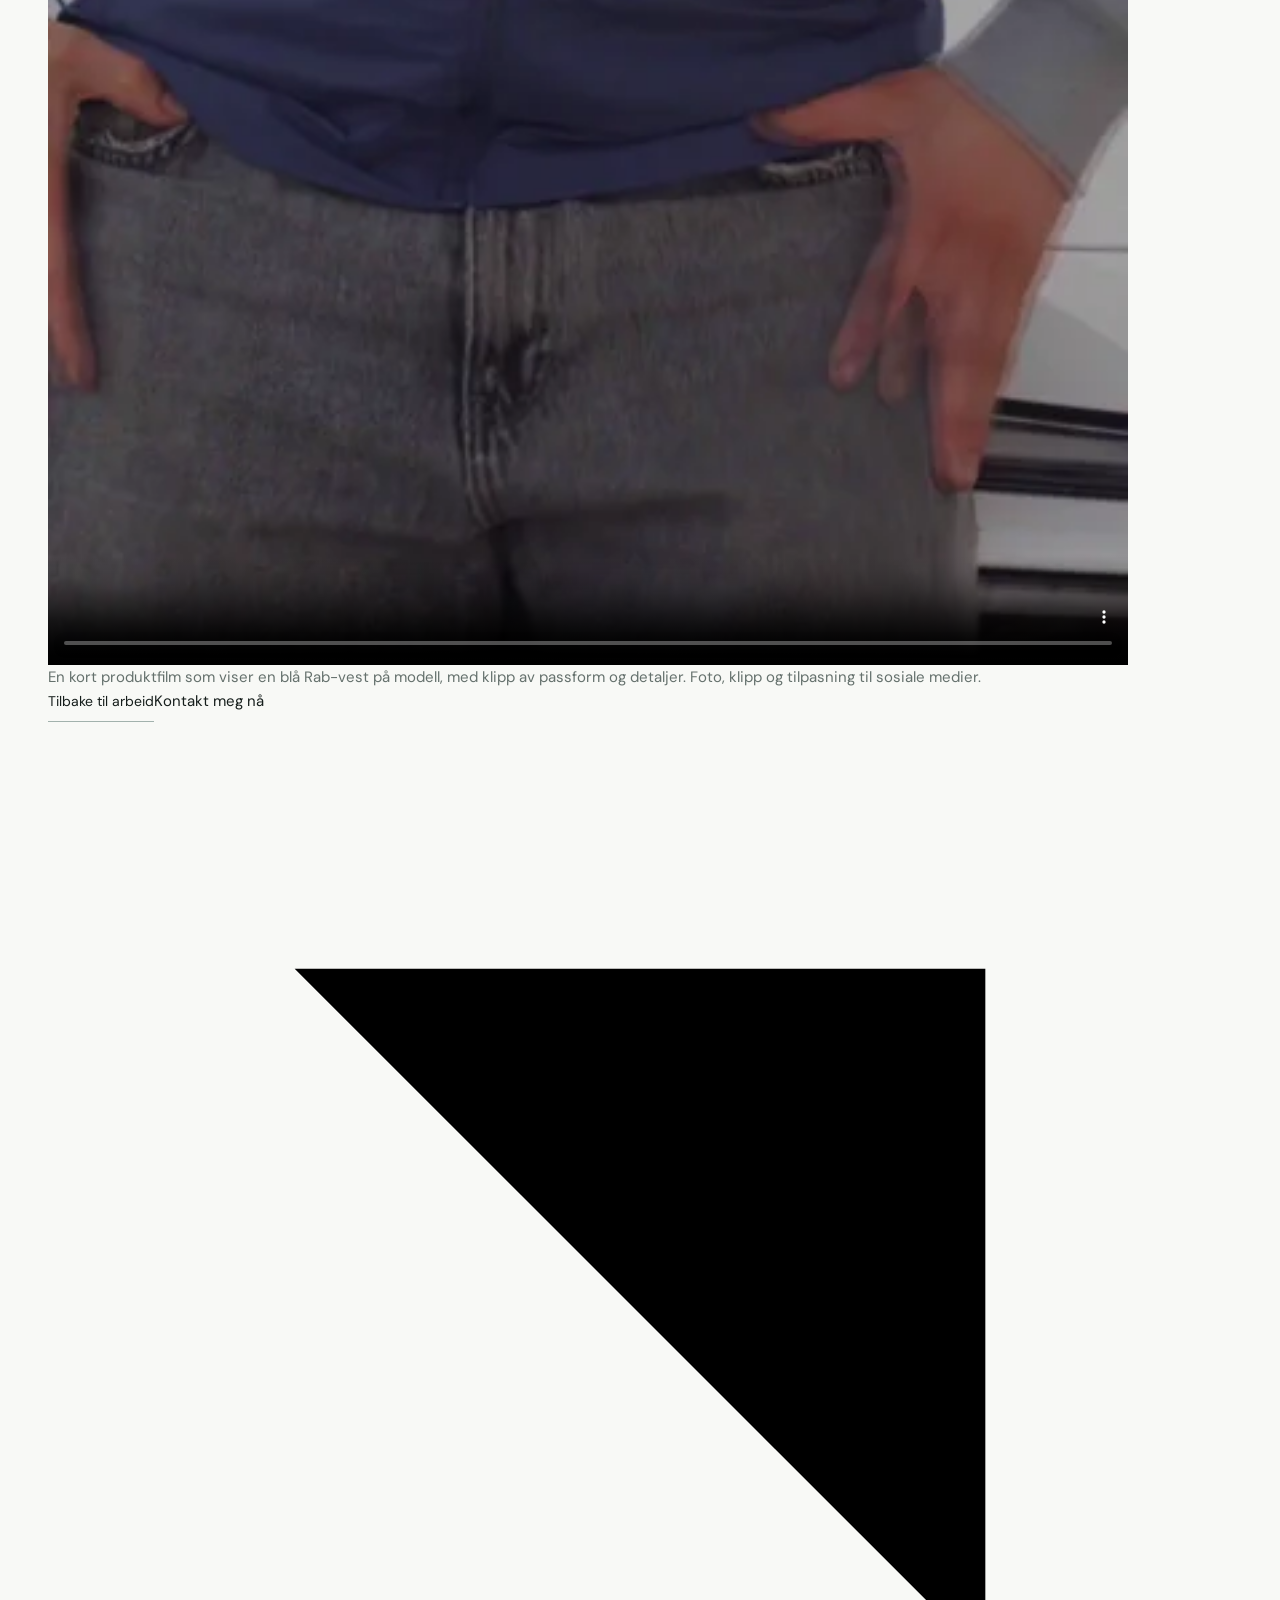
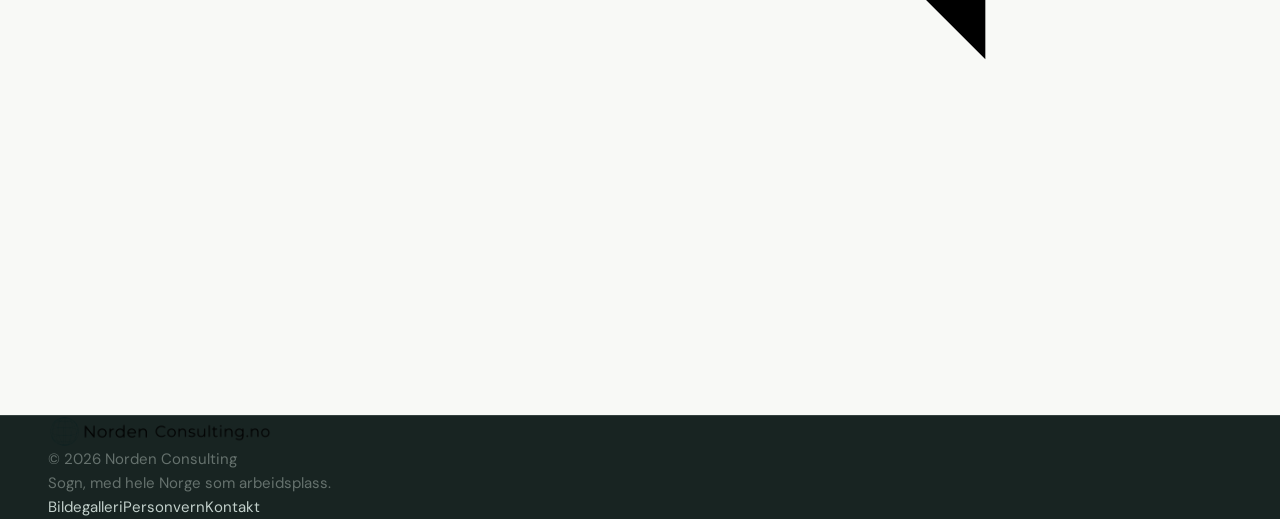
<file: arbeid/rab-vest/index.html>
<!doctype html>
<html lang="nb">
  <head>
    <meta charset="utf-8" />
    <meta name="viewport" content="width=device-width,initial-scale=1" />
    <title>Rab vest | Produktfilm | Norden Consulting</title>
    <meta
      name="description"
      content="En kort produktfilm som viser en blå Rab-vest på modell, med klipp av passform og detaljer."
    />
    <meta name="theme-color" content="#111717" />
    <link rel="canonical" href="https://nordenconsulting.no/arbeid/rab-vest/" />
    <meta property="og:type" content="website" />
    <meta property="og:locale" content="nb_NO" />
    <meta property="og:site_name" content="Norden Consulting" />
    <meta
      property="og:title"
      content="Rab vest | Produktfilm | Norden Consulting"
    />
    <meta
      property="og:description"
      content="En kort produktfilm som viser en blå Rab-vest på modell, med klipp av passform og detaljer."
    />
    <meta
      property="og:url"
      content="https://nordenconsulting.no/arbeid/rab-vest/"
    />
    <meta
      property="og:image"
      content="https://nordenconsulting.no/assets/img/og-image.jpg"
    />
    <meta property="og:image:width" content="1200" />
    <meta property="og:image:height" content="630" />
    <meta
      property="og:image:alt"
      content="Norden Consulting, foto og digital markedsføring"
    />
    <meta name="twitter:card" content="summary_large_image" />
    <meta
      name="twitter:title"
      content="Rab vest | Produktfilm | Norden Consulting"
    />
    <meta
      name="twitter:description"
      content="En kort produktfilm som viser en blå Rab-vest på modell, med klipp av passform og detaljer."
    />
    <meta
      name="twitter:image"
      content="https://nordenconsulting.no/assets/img/og-image.jpg"
    />
    <link
      rel="icon"
      href="/assets/img/favicon.png"
      type="image/png"
      sizes="180x180"
    />
    <link rel="apple-touch-icon" href="/assets/img/apple-touch-icon.png" />
    <link
      rel="preload"
      href="/assets/fonts/syne.woff2"
      as="font"
      type="font/woff2"
      crossorigin
    />
    <link rel="stylesheet" href="/css/site.css" />
    <script src="/js/site.js" defer></script>
    <script type="application/ld+json">
      {
        "@context": "https://schema.org",
        "@type": "VideoObject",
        "name": "Rab vest",
        "description": "En kort produktfilm som viser en blå Rab-vest på modell, med klipp av passform og detaljer.",
        "thumbnailUrl": "https://nordenconsulting.no/assets/video/rab-vest/poster.webp",
        "contentUrl": "https://nordenconsulting.no/assets/video/rab-vest/full.mp4",
        "embedUrl": "https://nordenconsulting.no/arbeid/rab-vest/",
        "duration": "PT7.48S",
        "inLanguage": "nb",
        "creator": { "@type": "Person", "name": "Ådne Bjella" }
      }
    </script>
  </head>
  <body>
    <a class="skip" href="#main">Hopp til innhold</a>
    <header class="site-header">
      <div class="wrap header-inner">
        <a href="/" class="brand" aria-label="Norden Consulting, forsiden"
          ><img
            src="/assets/img/norden-logo.webp"
            alt="Norden Consulting.no"
            width="960"
            height="132"
        /></a>
        <nav class="nav" aria-label="Hovedmeny">
          <a href="/#arbeid">Arbeid</a><a href="/#tjenester">Tjenester</a
          ><a href="/#om-meg">Om meg</a
          ><a class="button header-cta" href="/#kontakt" data-contact
            >Kontakt meg nå<svg viewBox="0 0 24 24" aria-hidden="true">
              <path d="M5 19 19 5M5 5h14v14" /></svg
          ></a>
        </nav>
      </div>
    </header>
    <main id="main" class="watch wrap section">
      <p class="eyebrow">Film / Stående format</p>
      <h1>Rab vest</h1>
      <p>
        En kort produktfilm som viser en blå Rab-vest på modell, med klipp av
        passform og detaljer.
      </p>
      <video
        controls
        playsinline
        preload="none"
        poster="/assets/video/rab-vest/poster.webp"
        width="1080"
        height="1920"
        aria-describedby="film-description"
      >
        <source src="/assets/video/rab-vest/full.webm" type="video/webm" />
        <source src="/assets/video/rab-vest/full.mp4" type="video/mp4" />
        Nettleseren kan ikke spille filmen.
        <a href="/assets/video/rab-vest/full.mp4">Åpne MP4-filen</a>.
      </video>
      <p id="film-description">
        En kort produktfilm som viser en blå Rab-vest på modell, med klipp av
        passform og detaljer. Foto, klipp og tilpasning til sosiale medier.
      </p>
      <div class="work-bottom">
        <a class="text-link" href="/#arbeid">Tilbake til arbeid</a
        ><a class="button" href="/#kontakt" data-contact
          >Kontakt meg nå<svg viewBox="0 0 24 24" aria-hidden="true">
            <path d="M5 19 19 5M5 5h14v14" /></svg
        ></a>
      </div>
    </main>
    <footer class="site-footer">
      <div class="wrap footer-inner">
        <div class="footer-brand">
          <a href="/" class="brand" aria-label="Norden Consulting, forsiden"
            ><img
              src="/assets/img/norden-logo.webp"
              alt="Norden Consulting.no"
              width="960"
              height="132"
          /></a>
          <p>
            © 2026 Norden Consulting<br />Sogn, med hele Norge som
            arbeidsplass.
          </p>
        </div>
        <div class="footer-links">
          <a href="/arbeid/foto/">Bildegalleri</a
          ><a href="/personvern/">Personvern</a><a href="/#kontakt">Kontakt</a>
        </div>
      </div>
    </footer>
    <dialog
      class="modal photo-modal"
      id="photo-dialog"
      aria-labelledby="photo-caption"
    >
      <button
        class="modal-close"
        type="button"
        data-close
        aria-label="Lukk bildet"
      >
        ×</button
      ><img id="photo-full" alt="" width="1200" height="800" />
      <p id="photo-caption"></p>
    </dialog>
    <dialog
      class="modal video-modal"
      id="video-dialog"
      aria-labelledby="video-title"
    >
      <button
        class="modal-close"
        type="button"
        data-close
        aria-label="Lukk filmen"
      >
        ×</button
      ><video
        id="full-video"
        controls
        playsinline
        preload="none"
        width="1080"
        height="1920"
        aria-describedby="video-description"
      ></video>
      <h2 id="video-title"></h2>
      <p id="video-description"></p>
      <p id="video-error" hidden>
        Filmen kunne ikke lastes.
        <a id="video-fallback" href="/">Åpne filmsiden</a>.
      </p>
    </dialog>
  </body>
</html>
</file>
<file: css/site.css>
@font-face{font-family:DM;src:url('/assets/fonts/dm-sans.woff2') format('woff2');font-display:swap}@font-face{font-family:Syne;src:url('/assets/fonts/syne.woff2') format('woff2');font-display:swap}
:root{--ink:#161e1c;--muted:#65716d;--line:#dce4df;--bg:#f8f9f6;--paper:#fff;--accent:#20aebc;--dark:#182422}
*{box-sizing:border-box}html{scroll-behavior:smooth;scroll-padding-top:90px}body{margin:0;background:var(--bg);color:var(--ink);font:15px/1.6 DM,Arial,sans-serif;-webkit-font-smoothing:antialiased}img,video{max-width:100%;display:block}a{color:inherit;text-decoration:none}button{font:inherit}h1,h2,h3,p{margin:0}h1,h2,h3{font-family:Syne,Arial,sans-serif;line-height:1.09;letter-spacing:-.045em;font-weight:600}h1{font-size:clamp(49px,7.4vw,112px)}h2{font-size:clamp(33px,4.25vw,60px)}h3{font-size:20px;letter-spacing:-.025em}p{color:var(--muted)}.wrap{width:min(1330px,calc(100% - 96px));margin:auto}.skip{position:absolute;top:-70px;left:20px;background:var(--accent);padding:10px;z-index:30}.skip:focus{top:10px}.header{background:var(--paper);border-bottom:1px solid var(--line)}.header-inner{height:98px;display:flex;align-items:center;justify-content:space-between;gap:28px}.brand{display:flex;width:224px;align-items:center}.brand img{width:100%;height:auto;mix-blend-mode:multiply}.nav{display:flex;align-items:center;gap:36px;font-size:13px}.nav>a:not(.nav-contact):hover,.text-link:hover,.all-work:hover{color:#118996}.nav-contact{border:1px solid var(--ink);padding:11px 17px;display:flex;align-items:center;gap:30px}.nav-contact:hover{background:var(--ink);color:#fff}.intro{padding-top:61px;padding-bottom:50px}.intro-top,.intro-bottom,.film-caption{display:flex;justify-content:space-between;align-items:center;gap:22px}.eyebrow{font-size:11px;text-transform:uppercase;letter-spacing:.15em;color:var(--muted);font-weight:650}.status-dot{display:inline-block;background:var(--accent);width:7px;height:7px;border-radius:50%;margin-right:9px}.intro h1{max-width:1100px;margin:52px 0 30px}.intro h1 span{color:var(--accent)}.intro-bottom{margin-bottom:52px;align-items:end}.intro-bottom p{font-size:18px;line-height:1.6;max-width:490px}.text-link{display:inline-flex;gap:25px;align-items:center;border-bottom:1px solid #a2b2ad;padding-bottom:8px;white-space:nowrap;font-size:14px}.hero-film{position:relative;background:#171e1c url('/assets/img/foto-cover-800.webp') center 45%/cover no-repeat;aspect-ratio:16/9;overflow:hidden}.hero-film video{width:100%;height:100%;object-fit:cover;aspect-ratio:16/9}.hero-film video[data-unavailable=true]{filter:brightness(.5)}.hero-film-fallback{position:absolute;bottom:20px;left:25px;right:25px;color:#fff;font-size:12px;display:flex;gap:15px}.hero-film-fallback strong{font-family:Syne;font-size:18px}.hero-film-fallback[hidden]{display:none}.film-caption{font-size:12px;color:var(--muted);padding-top:15px}.film-caption b{color:var(--ink);font-weight:600}.section{padding-block:clamp(70px,8vw,120px)}.section-header{display:flex;justify-content:space-between;align-items:end;gap:40px;margin-bottom:40px}.section-header h2{margin-top:15px}.section-header p{max-width:380px}.work-grid{display:grid;grid-template-columns:1.15fr 1fr 1fr;gap:22px}.work-card{min-width:0}.media{position:relative;background:#dce2dd;overflow:hidden}.media img{width:100%;height:390px;object-fit:cover;transition:transform .35s}.work-card:hover img{transform:scale(1.035)}.work-card-large .media img{object-position:50% 25%}.media-index{position:absolute;top:15px;left:15px;font-size:11px;background:rgba(255,255,255,.92);padding:5px 10px}.work-caption{display:flex;align-items:start;justify-content:space-between;gap:10px;margin-top:17px}.work-caption h3{font-size:19px}.work-caption>span{font-size:11px;color:var(--muted);text-align:right}.all-work{display:inline-flex;gap:30px;margin-top:47px;font-size:14px;border-bottom:1px solid #93a6a0;padding-bottom:7px}.services-section{background:#fff;border-top:1px solid var(--line);border-bottom:1px solid var(--line)}.services-grid{display:grid;grid-template-columns:repeat(3,minmax(0,1fr));border-left:1px solid var(--line);border-top:1px solid var(--line)}.service-card{padding:35px 28px 42px;min-height:218px;border-right:1px solid var(--line);border-bottom:1px solid var(--line)}.service-icon{display:block;width:30px;height:30px;color:var(--accent);margin-bottom:26px}.service-icon svg{width:100%;height:100%;fill:none;stroke:currentColor;stroke-width:1.7;stroke-linecap:round;stroke-linejoin:round}.service-card h3{margin-bottom:12px}.service-card p{max-width:260px;font-size:13px}.about{display:grid;grid-template-columns:1fr 1fr;gap:clamp(35px,8vw,130px);align-items:center}.about-photo img{width:100%;max-height:570px;object-fit:cover;object-position:50% 38%}.about-copy h2{margin:20px 0 22px}.about-copy p{font-size:17px;margin-bottom:17px;max-width:440px}.about-copy .text-link{margin-top:20px}.reviews-section{background:#edf1ed;border-top:1px solid var(--line)}.review-wrap{display:grid;grid-template-columns:1fr 1.1fr;gap:70px;align-items:start}.review-wrap h2{margin:19px 0 22px}.review-wrap p{max-width:460px}.review-pending{background:#fff;padding:40px;min-height:285px}.quote-sign{display:block;font:65px/1 Georgia,serif;color:var(--accent)}.review-pending>p{font-size:18px;color:var(--ink);margin:8px 0 40px}.review-person{display:flex;gap:16px;align-items:center}.avatar{width:48px;height:48px;border-radius:50%;background:var(--line)}.review-person strong,.review-person small{display:block}.review-person small{color:var(--muted)}.contact-section{background:var(--dark);color:#fff;padding:clamp(80px,9vw,130px) 0}.contact-section .eyebrow{color:#9eaeaa}.contact-wrap h2{font-size:clamp(50px,7vw,100px);margin:22px 0}.contact-wrap>p{color:#b1bfbb;font-size:18px}.contact-links{display:flex;flex-direction:column;align-items:start;gap:18px;margin-top:47px}.contact-links a{font-size:18px}.contact-links .contact-main{font-size:clamp(20px,3vw,36px);border-bottom:1px solid #7f9993;padding-bottom:10px}.contact-links a:hover{color:#8ee2e9}.privacy{display:inline-block;font-size:12px;margin-top:85px;color:#b7c6c0}footer{background:var(--dark);border-top:1px solid #34413e;color:#c2d0cb}.footer-content{display:flex;justify-content:space-between;gap:30px;align-items:center;min-height:110px;font-size:11px}.footer-logo{display:block;width:165px;background:#fff;padding:10px}.footer-logo img{width:100%;height:auto}
@media(max-width:900px){.wrap{width:calc(100% - 48px)}.nav{gap:22px}.intro{padding-top:40px}.work-grid{grid-template-columns:repeat(2,minmax(0,1fr))}.work-card-large{grid-column:1/-1}.work-card-large .media img{height:360px}.service-card{padding:30px 20px}.services-grid{grid-template-columns:repeat(2,1fr)}.review-wrap{gap:30px}}
@media(max-width:600px){.wrap{width:calc(100% - 36px)}.header-inner{height:78px}.brand{width:156px}.nav{gap:13px;font-size:12px}.nav-about{display:none}.nav-contact{padding:9px 11px;gap:5px}.intro h1{font-size:clamp(42px,10vw,62px);margin:34px 0 20px}.intro-bottom,.section-header{display:block}.intro-bottom p{font-size:16px;margin-bottom:18px}.hidden-mobile{display:none}.hero-film{margin-inline:-18px}.film-caption{font-size:10px;align-items:start}.section{padding-block:64px}.section-header p{margin-top:17px}.work-grid{grid-template-columns:1fr;gap:30px}.work-card-large{grid-column:auto}.media img,.work-card-large .media img{height:340px}.services-grid{grid-template-columns:1fr}.service-card{min-height:auto;padding:25px 20px}.service-icon{margin-bottom:16px}.about,.review-wrap{grid-template-columns:1fr;gap:34px}.about-photo img{height:400px}.review-pending{padding:27px;min-height:230px}.footer-content{flex-wrap:wrap;padding:30px 0}.footer-logo{width:140px}}
@media(prefers-reduced-motion:reduce){html{scroll-behavior:auto}.media img{transition:none}}

/* V4: refined editorial work and social account showcases */
.intro h1{font-size:clamp(46px,6.9vw,101px);max-width:1280px}
.intro-bottom p{max-width:595px}
.reels-grid{grid-template-columns:repeat(3,minmax(0,1fr));gap:24px}
.vertical-media{aspect-ratio:9/16;max-height:630px}
.vertical-media img{width:100%;height:100%;object-fit:cover;object-position:50% 35%}
.media-tag{position:absolute;left:16px;bottom:16px;color:#fff;background:rgba(20,31,29,.76);backdrop-filter:blur(6px);padding:8px 13px;font-size:11px;letter-spacing:.03em}
.work-disclaimer{font-size:11px;margin-top:23px;color:var(--muted);max-width:650px}
.accounts-section{background:#eef2ee;border-top:1px solid var(--line);border-bottom:1px solid var(--line)}
.account-grid{display:grid;grid-template-columns:repeat(2,minmax(0,1fr));gap:28px}
.account-card{background:#fff;display:grid;grid-template-columns:38% 1fr;min-height:290px}
.account-art{overflow:hidden;background:#e0e6e0}
.account-art img{width:100%;height:100%;object-fit:cover}
.account-copy{padding:clamp(22px,2.9vw,36px);display:flex;flex-direction:column;align-items:flex-start}
.account-copy h3{font-size:clamp(22px,2vw,29px);margin:15px 0 14px}
.account-copy p{font-size:13px;line-height:1.75}
.account-kicker{font-size:10px;color:#198e9a;text-transform:uppercase;letter-spacing:.11em;font-weight:650}
.account-foot{margin-top:auto;padding-top:23px;font-size:11px;color:var(--muted)}
@media(max-width:900px){.reels-grid{grid-template-columns:repeat(3,minmax(0,1fr));gap:12px}.vertical-media{max-height:none}.account-card{grid-template-columns:1fr}.account-art{height:205px}.account-grid{gap:16px}}
@media(max-width:600px){.intro h1{font-size:clamp(38px,9.3vw,60px);letter-spacing:-.055em}.reels-grid{display:flex;overflow-x:auto;scroll-snap-type:x mandatory;gap:14px;padding-bottom:10px;margin-right:-18px;scrollbar-width:thin}.reels-grid .work-card{flex:0 0 min(75vw,290px);scroll-snap-align:start}.vertical-media{max-height:none}.account-grid{grid-template-columns:1fr}.account-card{grid-template-columns:37% 1fr;min-height:240px}.account-art{height:auto}.account-copy{padding:20px}.account-copy h3{font-size:20px;margin:8px 0}.account-copy p{font-size:12px}.account-foot{font-size:10px;padding-top:15px}}

/* Human, practical introduction to the value of ongoing visibility */
.time-story{display:grid;grid-template-columns:.92fr 1.08fr;gap:clamp(45px,8vw,120px);align-items:center;border-top:1px solid var(--line)}
.time-story-photo{overflow:hidden;background:#e3e9e4;max-height:630px}
.time-story-photo img{width:100%;height:100%;aspect-ratio:4/5;object-fit:cover;object-position:50% 40%}
.time-story-copy h2{margin:21px 0 30px;font-size:clamp(36px,4.4vw,63px)}
.time-story-copy h2 span{color:#199eaa}
.time-story-copy p{max-width:540px;font-size:16px;line-height:1.85;margin-bottom:18px}
.time-story-copy strong{color:var(--ink);font-weight:700}
.time-story-copy em{color:#263c38;font-weight:600;font-style:normal}
.time-story-copy .text-link{margin-top:17px}
@media(max-width:900px){.time-story{gap:35px;grid-template-columns:.88fr 1.12fr}.time-story-copy p{font-size:14px;line-height:1.75}}
@media(max-width:600px){.time-story{grid-template-columns:1fr;gap:32px}.time-story-photo{max-height:350px}.time-story-photo img{height:350px;aspect-ratio:auto;object-position:center 42%}.time-story-copy h2{font-size:clamp(33px,8.5vw,47px)}}
</file>
